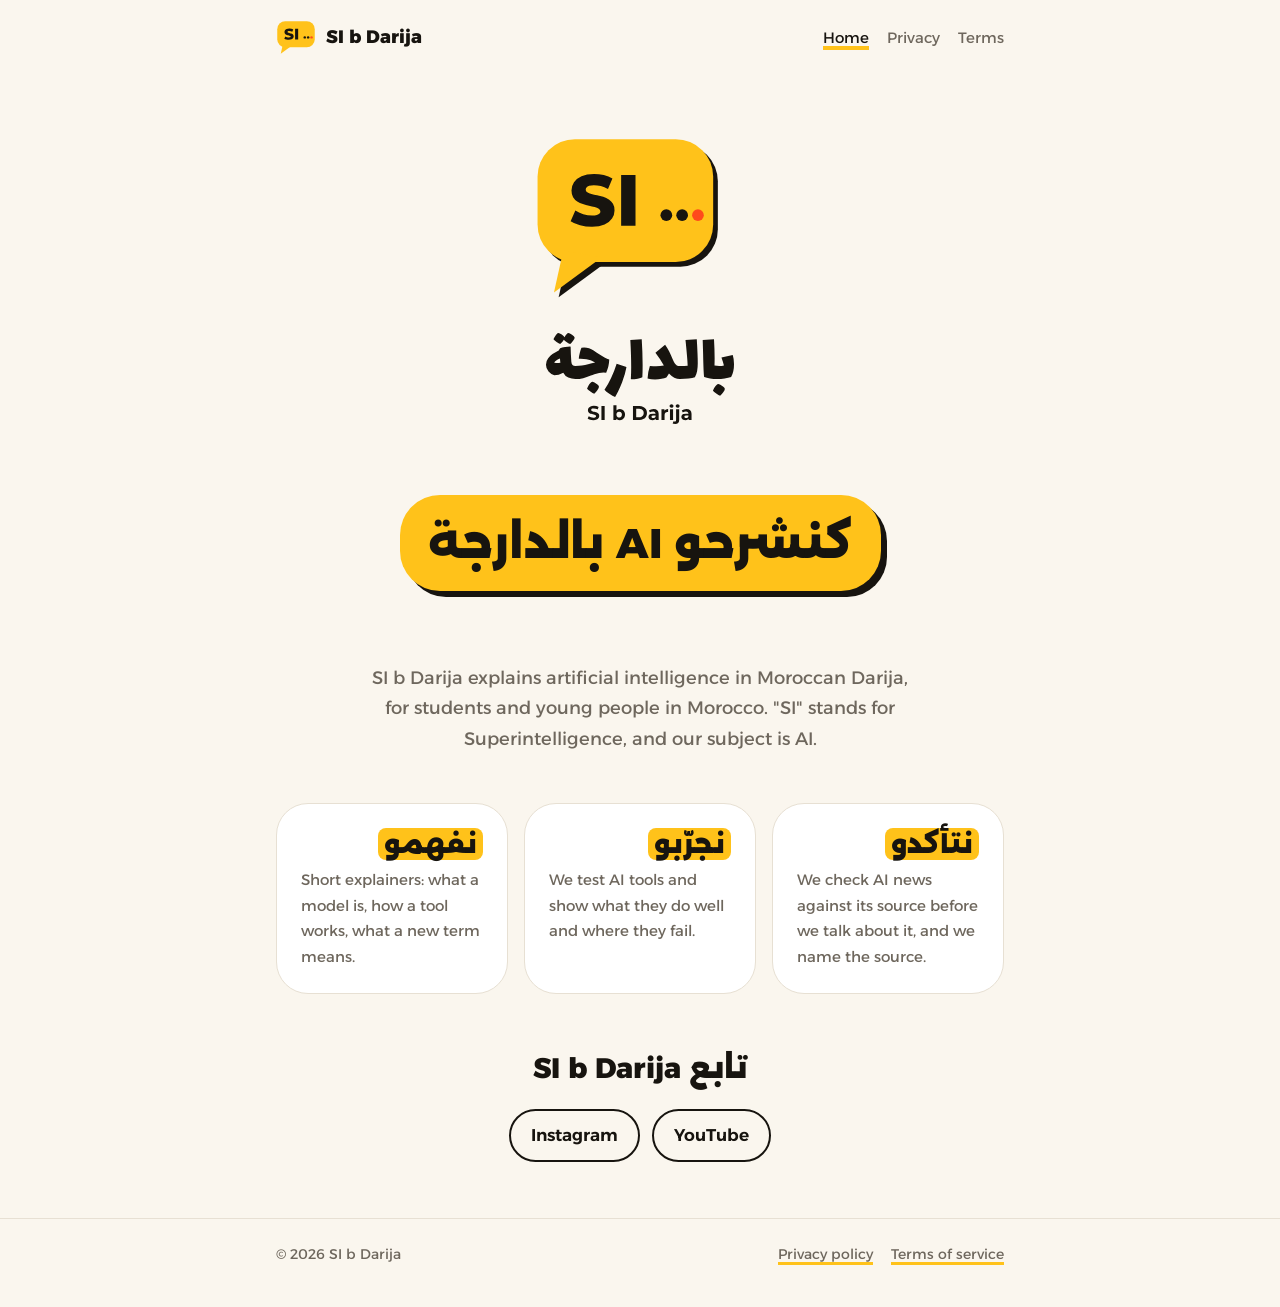
<file: index.html>
<!doctype html>
<html lang="en">
<head>
  <meta charset="utf-8">
  <meta name="viewport" content="width=device-width, initial-scale=1">
  <title>SI b Darija</title>
  <meta name="description" content="SI b Darija explains AI in Moroccan Darija, in short videos on Instagram, YouTube Shorts and TikTok.">
  <link rel="icon" href="assets/si-b-darija-avatar.png">
  <link rel="stylesheet" href="assets/fonts.css">
  <link rel="stylesheet" href="assets/site.css">
</head>
<body>
  <header class="top">
    <div class="wrap">
      <a class="brand" href="./"><img src="assets/si-b-darija-mark-simple.svg" alt=""><span class="wordmark">SI b Darija</span></a>
      <nav class="links">
        <a href="./" aria-current="page">Home</a>
        <a href="privacy.html">Privacy</a>
        <a href="terms.html">Terms</a>
      </nav>
    </div>
  </header>

  <main class="wrap">
    <section class="hero">
      <img class="logo" src="assets/si-b-darija-logo-light.svg" alt="SI b Darija logo">
      <div><p class="bubble" dir="rtl" lang="ary">كنشرحو <bdi dir="ltr">AI</bdi> بالدارجة</p></div>
      <p class="lead">SI b Darija explains artificial intelligence in Moroccan Darija, for students and young people in Morocco. "SI" stands for Superintelligence, and our subject is AI.</p>
    </section>

    <section class="cards" aria-label="What we post">
      <div class="card">
        <h2 dir="rtl" lang="ary"><span>نفهمو</span></h2>
        <p>Short explainers: what a model is, how a tool works, what a new term means.</p>
      </div>
      <div class="card">
        <h2 dir="rtl" lang="ary"><span>نجرّبو</span></h2>
        <p>We test AI tools and show what they do well and where they fail.</p>
      </div>
      <div class="card">
        <h2 dir="rtl" lang="ary"><span>نتأكدو</span></h2>
        <p>We check AI news against its source before we talk about it, and we name the source.</p>
      </div>
    </section>

    <section class="follow">
      <h2 dir="rtl" lang="ary">تابع <bdi dir="ltr" style="font-family:var(--font-latin);font-weight:800;font-size:.94em">SI b Darija</bdi></h2>
      <ul>
        <li><a href="https://www.instagram.com/si.in.darija/">Instagram</a></li>
        <li><a href="https://www.youtube.com/channel/UCXrwu5FtuxTCzTcb5u28Mhg">YouTube</a></li>
      </ul>
    </section>
  </main>

  <footer class="bottom">
    <div class="wrap">
      <span>© 2026 SI b Darija</span>
      <nav><a href="privacy.html">Privacy policy</a><a href="terms.html">Terms of service</a></nav>
    </div>
  </footer>
</body>
</html>
</file>
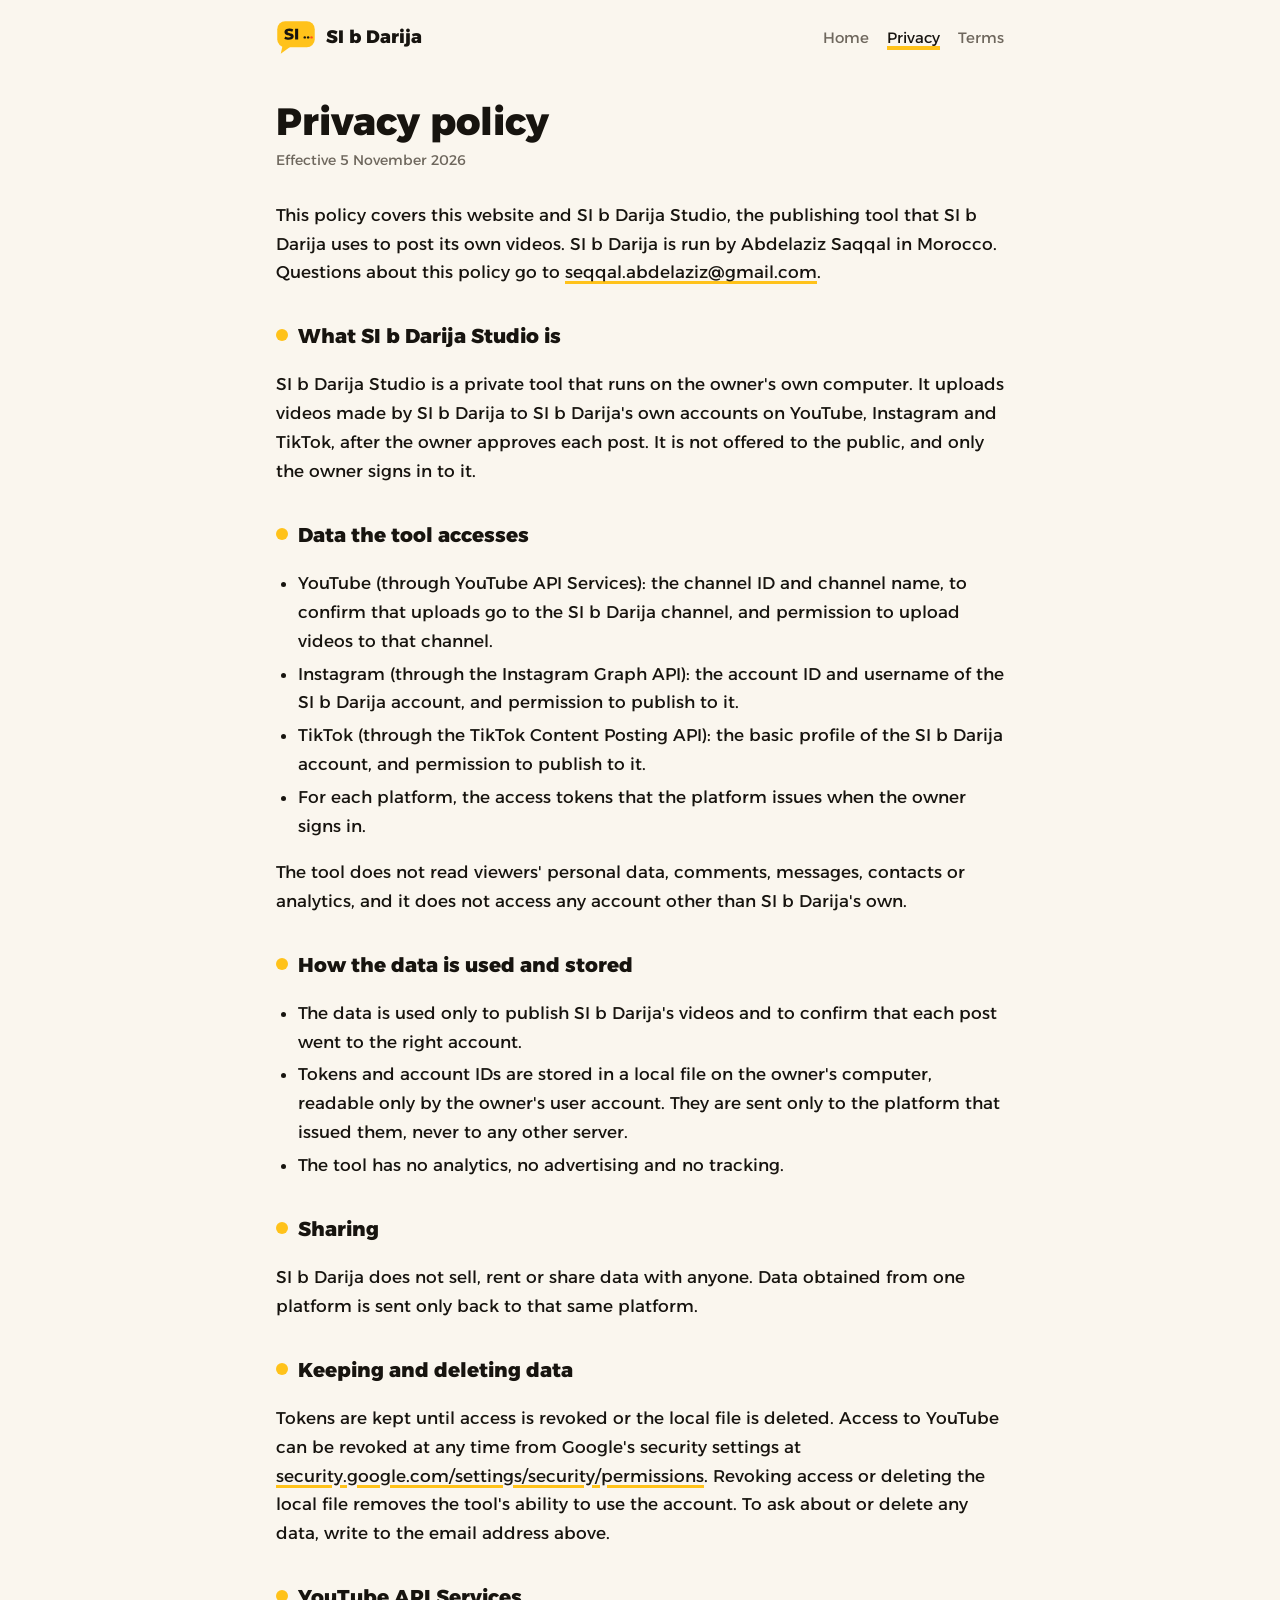
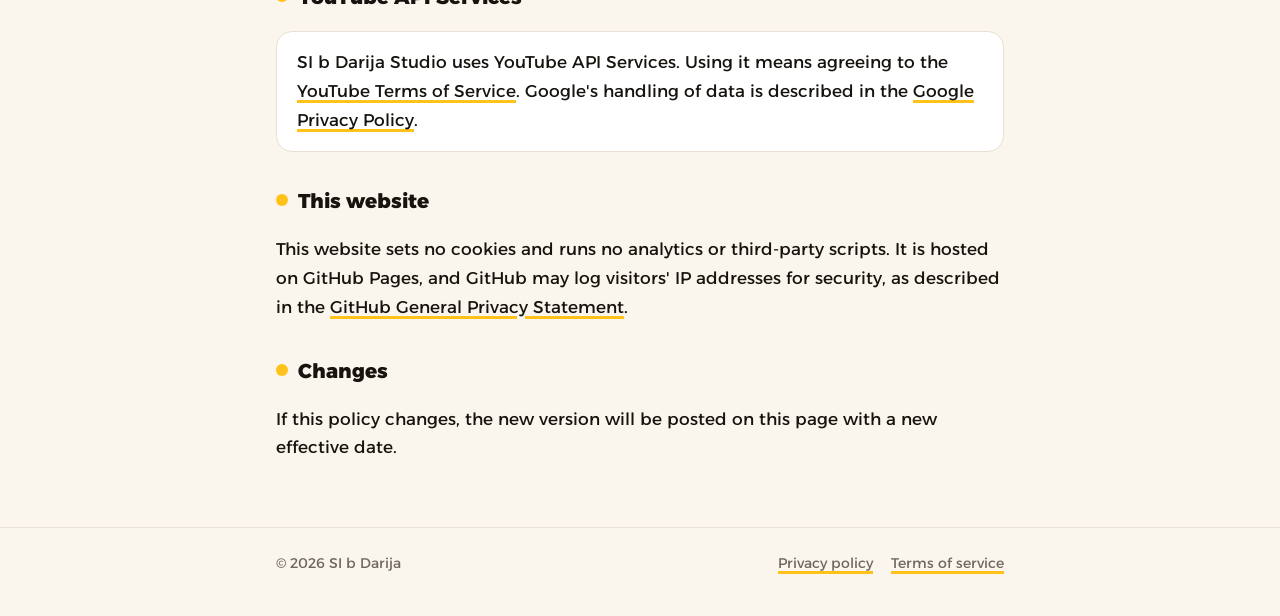
<file: privacy.html>
<!doctype html>
<html lang="en">
<head>
  <meta charset="utf-8">
  <meta name="viewport" content="width=device-width, initial-scale=1">
  <title>Privacy policy · SI b Darija</title>
  <meta name="description" content="How SI b Darija and the SI b Darija Studio publishing tool handle data.">
  <link rel="icon" href="assets/si-b-darija-avatar.png">
  <link rel="stylesheet" href="assets/fonts.css">
  <link rel="stylesheet" href="assets/site.css">
</head>
<body>
  <header class="top">
    <div class="wrap">
      <a class="brand" href="./"><img src="assets/si-b-darija-mark-simple.svg" alt=""><span class="wordmark">SI b Darija</span></a>
      <nav class="links">
        <a href="./">Home</a>
        <a href="privacy.html" aria-current="page">Privacy</a>
        <a href="terms.html">Terms</a>
      </nav>
    </div>
  </header>

  <main class="wrap">
    <article class="doc">
      <h1>Privacy policy</h1>
      <p class="meta">Effective 5 November 2026</p>

      <p>This policy covers this website and SI b Darija Studio, the publishing tool that SI b Darija uses to post its own videos. SI b Darija is run by Abdelaziz Saqqal in Morocco. Questions about this policy go to <a href="mailto:seqqal.abdelaziz@gmail.com">seqqal.abdelaziz@gmail.com</a>.</p>

      <h2>What SI b Darija Studio is</h2>
      <p>SI b Darija Studio is a private tool that runs on the owner's own computer. It uploads videos made by SI b Darija to SI b Darija's own accounts on YouTube, Instagram and TikTok, after the owner approves each post. It is not offered to the public, and only the owner signs in to it.</p>

      <h2>Data the tool accesses</h2>
      <ul>
        <li>YouTube (through YouTube API Services): the channel ID and channel name, to confirm that uploads go to the SI b Darija channel, and permission to upload videos to that channel.</li>
        <li>Instagram (through the Instagram Graph API): the account ID and username of the SI b Darija account, and permission to publish to it.</li>
        <li>TikTok (through the TikTok Content Posting API): the basic profile of the SI b Darija account, and permission to publish to it.</li>
        <li>For each platform, the access tokens that the platform issues when the owner signs in.</li>
      </ul>
      <p>The tool does not read viewers' personal data, comments, messages, contacts or analytics, and it does not access any account other than SI b Darija's own.</p>

      <h2>How the data is used and stored</h2>
      <ul>
        <li>The data is used only to publish SI b Darija's videos and to confirm that each post went to the right account.</li>
        <li>Tokens and account IDs are stored in a local file on the owner's computer, readable only by the owner's user account. They are sent only to the platform that issued them, never to any other server.</li>
        <li>The tool has no analytics, no advertising and no tracking.</li>
      </ul>

      <h2>Sharing</h2>
      <p>SI b Darija does not sell, rent or share data with anyone. Data obtained from one platform is sent only back to that same platform.</p>

      <h2>Keeping and deleting data</h2>
      <p>Tokens are kept until access is revoked or the local file is deleted. Access to YouTube can be revoked at any time from Google's security settings at <a href="https://security.google.com/settings/security/permissions">security.google.com/settings/security/permissions</a>. Revoking access or deleting the local file removes the tool's ability to use the account. To ask about or delete any data, write to the email address above.</p>

      <h2>YouTube API Services</h2>
      <p class="note">SI b Darija Studio uses YouTube API Services. Using it means agreeing to the <a href="https://www.youtube.com/t/terms">YouTube Terms of Service</a>. Google's handling of data is described in the <a href="https://policies.google.com/privacy">Google Privacy Policy</a>.</p>

      <h2>This website</h2>
      <p>This website sets no cookies and runs no analytics or third-party scripts. It is hosted on GitHub Pages, and GitHub may log visitors' IP addresses for security, as described in the <a href="https://docs.github.com/en/site-policy/privacy-policies/github-general-privacy-statement">GitHub General Privacy Statement</a>.</p>

      <h2>Changes</h2>
      <p>If this policy changes, the new version will be posted on this page with a new effective date.</p>
    </article>
  </main>

  <footer class="bottom">
    <div class="wrap">
      <span>© 2026 SI b Darija</span>
      <nav><a href="privacy.html">Privacy policy</a><a href="terms.html">Terms of service</a></nav>
    </div>
  </footer>
</body>
</html>
</file>
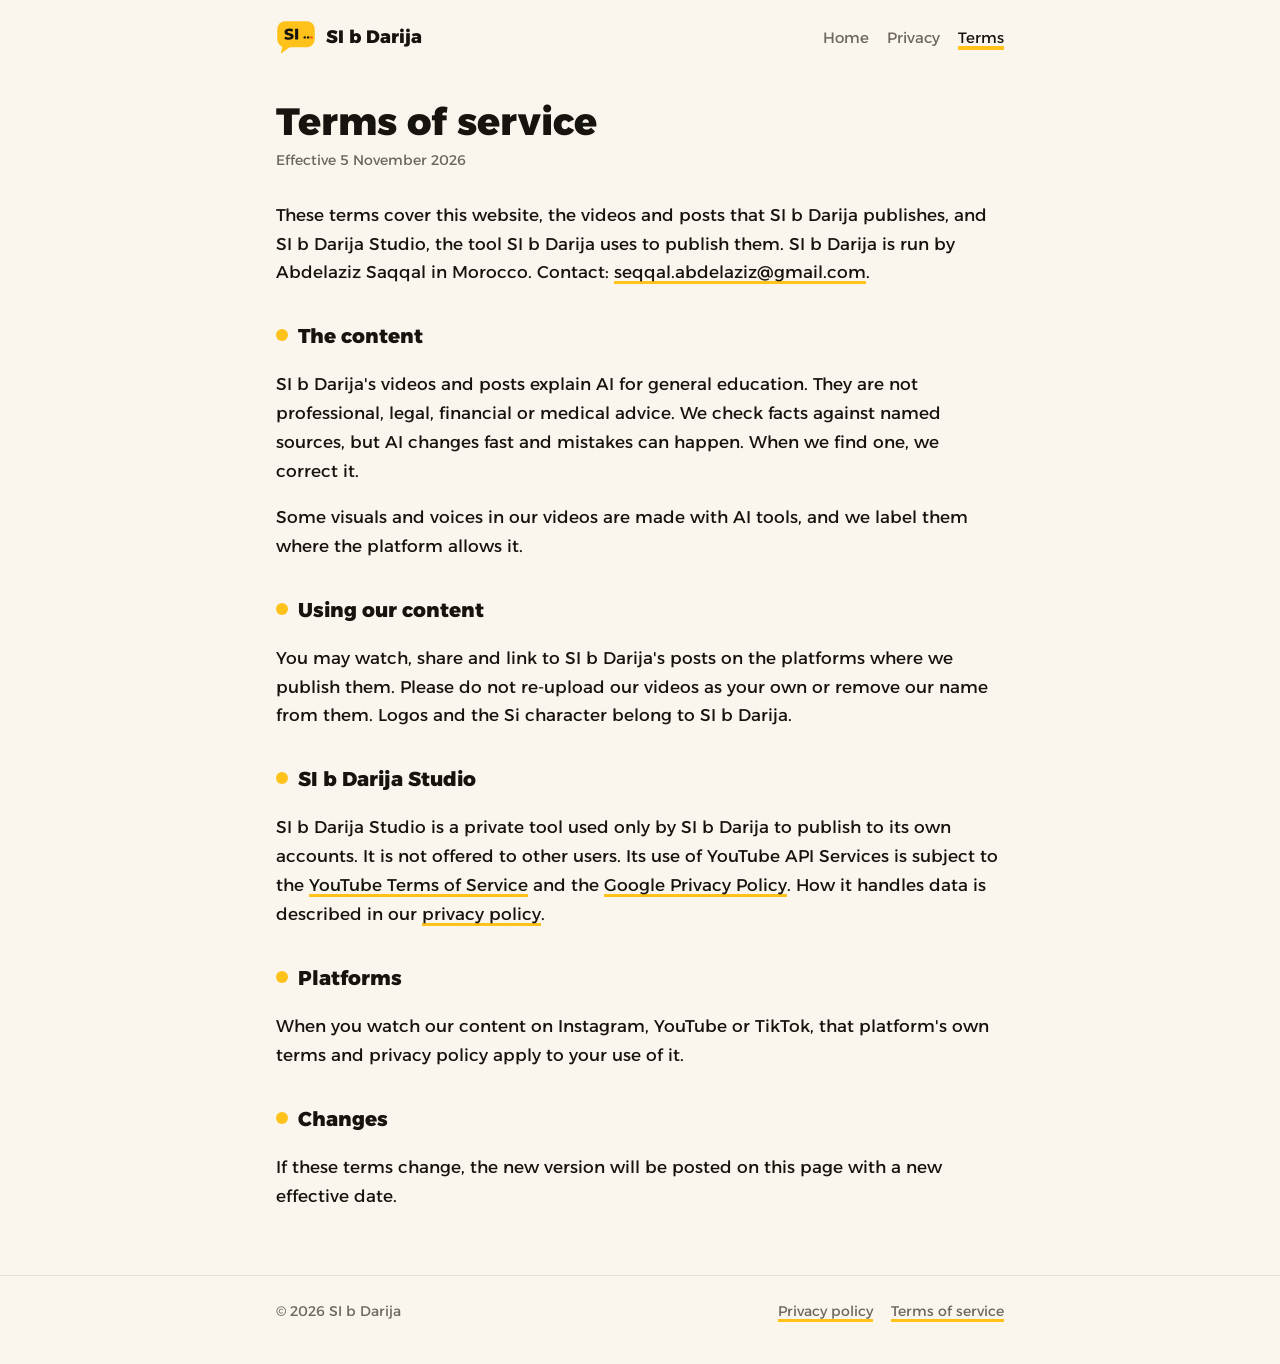
<file: terms.html>
<!doctype html>
<html lang="en">
<head>
  <meta charset="utf-8">
  <meta name="viewport" content="width=device-width, initial-scale=1">
  <title>Terms of service · SI b Darija</title>
  <meta name="description" content="Terms for the SI b Darija website and content.">
  <link rel="icon" href="assets/si-b-darija-avatar.png">
  <link rel="stylesheet" href="assets/fonts.css">
  <link rel="stylesheet" href="assets/site.css">
</head>
<body>
  <header class="top">
    <div class="wrap">
      <a class="brand" href="./"><img src="assets/si-b-darija-mark-simple.svg" alt=""><span class="wordmark">SI b Darija</span></a>
      <nav class="links">
        <a href="./">Home</a>
        <a href="privacy.html">Privacy</a>
        <a href="terms.html" aria-current="page">Terms</a>
      </nav>
    </div>
  </header>

  <main class="wrap">
    <article class="doc">
      <h1>Terms of service</h1>
      <p class="meta">Effective 5 November 2026</p>

      <p>These terms cover this website, the videos and posts that SI b Darija publishes, and SI b Darija Studio, the tool SI b Darija uses to publish them. SI b Darija is run by Abdelaziz Saqqal in Morocco. Contact: <a href="mailto:seqqal.abdelaziz@gmail.com">seqqal.abdelaziz@gmail.com</a>.</p>

      <h2>The content</h2>
      <p>SI b Darija's videos and posts explain AI for general education. They are not professional, legal, financial or medical advice. We check facts against named sources, but AI changes fast and mistakes can happen. When we find one, we correct it.</p>
      <p>Some visuals and voices in our videos are made with AI tools, and we label them where the platform allows it.</p>

      <h2>Using our content</h2>
      <p>You may watch, share and link to SI b Darija's posts on the platforms where we publish them. Please do not re-upload our videos as your own or remove our name from them. Logos and the Si character belong to SI b Darija.</p>

      <h2>SI b Darija Studio</h2>
      <p>SI b Darija Studio is a private tool used only by SI b Darija to publish to its own accounts. It is not offered to other users. Its use of YouTube API Services is subject to the <a href="https://www.youtube.com/t/terms">YouTube Terms of Service</a> and the <a href="https://policies.google.com/privacy">Google Privacy Policy</a>. How it handles data is described in our <a href="privacy.html">privacy policy</a>.</p>

      <h2>Platforms</h2>
      <p>When you watch our content on Instagram, YouTube or TikTok, that platform's own terms and privacy policy apply to your use of it.</p>

      <h2>Changes</h2>
      <p>If these terms change, the new version will be posted on this page with a new effective date.</p>
    </article>
  </main>

  <footer class="bottom">
    <div class="wrap">
      <span>© 2026 SI b Darija</span>
      <nav><a href="privacy.html">Privacy policy</a><a href="terms.html">Terms of service</a></nav>
    </div>
  </footer>
</body>
</html>
</file>
<file: assets/fonts.css>
/* SI b Darija — bundled fonts (SIL Open Font License, see fonts/LICENSE-*.txt). Paths are relative to brand/. */
/* Alexandria (Mohamed Gaber), one family for Arabic and Latin. 900 = display lines, 800 = captions and Latin, 600/400 = text. */
@font-face { font-family: 'Alexandria'; font-style: normal; font-weight: 400; font-display: block; src: url('fonts/alexandria-arabic-400-normal.woff2') format('woff2'); unicode-range: U+0600-06FF,U+0750-077F,U+0870-088E,U+0890-0891,U+0897-08E1,U+08E3-08FF,U+200C-200E,U+2010-2011,U+204F,U+2E41,U+FB50-FDFF,U+FE70-FE74,U+FE76-FEFC,U+102E0-102FB,U+10E60-10E7E,U+10EC2-10EC4,U+10EFC-10EFF,U+1EE00-1EE03,U+1EE05-1EE1F,U+1EE21-1EE22,U+1EE24,U+1EE27,U+1EE29-1EE32,U+1EE34-1EE37,U+1EE39,U+1EE3B,U+1EE42,U+1EE47,U+1EE49,U+1EE4B,U+1EE4D-1EE4F,U+1EE51-1EE52,U+1EE54,U+1EE57,U+1EE59,U+1EE5B,U+1EE5D,U+1EE5F,U+1EE61-1EE62,U+1EE64,U+1EE67-1EE6A,U+1EE6C-1EE72,U+1EE74-1EE77,U+1EE79-1EE7C,U+1EE7E,U+1EE80-1EE89,U+1EE8B-1EE9B,U+1EEA1-1EEA3,U+1EEA5-1EEA9,U+1EEAB-1EEBB,U+1EEF0-1EEF1; }
@font-face { font-family: 'Alexandria'; font-style: normal; font-weight: 400; font-display: block; src: url('fonts/alexandria-latin-400-normal.woff2') format('woff2'); unicode-range: U+0000-00FF,U+0131,U+0152-0153,U+02BB-02BC,U+02C6,U+02DA,U+02DC,U+0304,U+0308,U+0329,U+2000-206F,U+20AC,U+2122,U+2191,U+2193,U+2212,U+2215,U+FEFF,U+FFFD; }
@font-face { font-family: 'Alexandria'; font-style: normal; font-weight: 600; font-display: block; src: url('fonts/alexandria-arabic-600-normal.woff2') format('woff2'); unicode-range: U+0600-06FF,U+0750-077F,U+0870-088E,U+0890-0891,U+0897-08E1,U+08E3-08FF,U+200C-200E,U+2010-2011,U+204F,U+2E41,U+FB50-FDFF,U+FE70-FE74,U+FE76-FEFC,U+102E0-102FB,U+10E60-10E7E,U+10EC2-10EC4,U+10EFC-10EFF,U+1EE00-1EE03,U+1EE05-1EE1F,U+1EE21-1EE22,U+1EE24,U+1EE27,U+1EE29-1EE32,U+1EE34-1EE37,U+1EE39,U+1EE3B,U+1EE42,U+1EE47,U+1EE49,U+1EE4B,U+1EE4D-1EE4F,U+1EE51-1EE52,U+1EE54,U+1EE57,U+1EE59,U+1EE5B,U+1EE5D,U+1EE5F,U+1EE61-1EE62,U+1EE64,U+1EE67-1EE6A,U+1EE6C-1EE72,U+1EE74-1EE77,U+1EE79-1EE7C,U+1EE7E,U+1EE80-1EE89,U+1EE8B-1EE9B,U+1EEA1-1EEA3,U+1EEA5-1EEA9,U+1EEAB-1EEBB,U+1EEF0-1EEF1; }
@font-face { font-family: 'Alexandria'; font-style: normal; font-weight: 600; font-display: block; src: url('fonts/alexandria-latin-600-normal.woff2') format('woff2'); unicode-range: U+0000-00FF,U+0131,U+0152-0153,U+02BB-02BC,U+02C6,U+02DA,U+02DC,U+0304,U+0308,U+0329,U+2000-206F,U+20AC,U+2122,U+2191,U+2193,U+2212,U+2215,U+FEFF,U+FFFD; }
@font-face { font-family: 'Alexandria'; font-style: normal; font-weight: 800; font-display: block; src: url('fonts/alexandria-arabic-800-normal.woff2') format('woff2'); unicode-range: U+0600-06FF,U+0750-077F,U+0870-088E,U+0890-0891,U+0897-08E1,U+08E3-08FF,U+200C-200E,U+2010-2011,U+204F,U+2E41,U+FB50-FDFF,U+FE70-FE74,U+FE76-FEFC,U+102E0-102FB,U+10E60-10E7E,U+10EC2-10EC4,U+10EFC-10EFF,U+1EE00-1EE03,U+1EE05-1EE1F,U+1EE21-1EE22,U+1EE24,U+1EE27,U+1EE29-1EE32,U+1EE34-1EE37,U+1EE39,U+1EE3B,U+1EE42,U+1EE47,U+1EE49,U+1EE4B,U+1EE4D-1EE4F,U+1EE51-1EE52,U+1EE54,U+1EE57,U+1EE59,U+1EE5B,U+1EE5D,U+1EE5F,U+1EE61-1EE62,U+1EE64,U+1EE67-1EE6A,U+1EE6C-1EE72,U+1EE74-1EE77,U+1EE79-1EE7C,U+1EE7E,U+1EE80-1EE89,U+1EE8B-1EE9B,U+1EEA1-1EEA3,U+1EEA5-1EEA9,U+1EEAB-1EEBB,U+1EEF0-1EEF1; }
@font-face { font-family: 'Alexandria'; font-style: normal; font-weight: 800; font-display: block; src: url('fonts/alexandria-latin-800-normal.woff2') format('woff2'); unicode-range: U+0000-00FF,U+0131,U+0152-0153,U+02BB-02BC,U+02C6,U+02DA,U+02DC,U+0304,U+0308,U+0329,U+2000-206F,U+20AC,U+2122,U+2191,U+2193,U+2212,U+2215,U+FEFF,U+FFFD; }
@font-face { font-family: 'Alexandria'; font-style: normal; font-weight: 900; font-display: block; src: url('fonts/alexandria-arabic-900-normal.woff2') format('woff2'); unicode-range: U+0600-06FF,U+0750-077F,U+0870-088E,U+0890-0891,U+0897-08E1,U+08E3-08FF,U+200C-200E,U+2010-2011,U+204F,U+2E41,U+FB50-FDFF,U+FE70-FE74,U+FE76-FEFC,U+102E0-102FB,U+10E60-10E7E,U+10EC2-10EC4,U+10EFC-10EFF,U+1EE00-1EE03,U+1EE05-1EE1F,U+1EE21-1EE22,U+1EE24,U+1EE27,U+1EE29-1EE32,U+1EE34-1EE37,U+1EE39,U+1EE3B,U+1EE42,U+1EE47,U+1EE49,U+1EE4B,U+1EE4D-1EE4F,U+1EE51-1EE52,U+1EE54,U+1EE57,U+1EE59,U+1EE5B,U+1EE5D,U+1EE5F,U+1EE61-1EE62,U+1EE64,U+1EE67-1EE6A,U+1EE6C-1EE72,U+1EE74-1EE77,U+1EE79-1EE7C,U+1EE7E,U+1EE80-1EE89,U+1EE8B-1EE9B,U+1EEA1-1EEA3,U+1EEA5-1EEA9,U+1EEAB-1EEBB,U+1EEF0-1EEF1; }
@font-face { font-family: 'Alexandria'; font-style: normal; font-weight: 900; font-display: block; src: url('fonts/alexandria-latin-900-normal.woff2') format('woff2'); unicode-range: U+0000-00FF,U+0131,U+0152-0153,U+02BB-02BC,U+02C6,U+02DA,U+02DC,U+0304,U+0308,U+0329,U+2000-206F,U+20AC,U+2122,U+2191,U+2193,U+2212,U+2215,U+FEFF,U+FFFD; }
</file>
<file: assets/site.css>
/* SI b Darija site: design system v5 "Paper and saffron" (brand/tokens.css). The old token names are kept as aliases here. */
:root {
  --night: #FAF6EE;
  --night-raised: #FFFFFF;
  --night-line: #E7E0D3;
  --ink: #17140F;
  --ink-muted: #6E675D;
  --sun: #FFC21A;
  --on-sun: #17140F;
  --coral: #FF4A1C;
  --cyan: #17140F;
  --radius-sm: 16px;
  --radius-md: 32px;
  --radius-bubble: 40px;
  --font-display: "Alexandria", "Noto Sans Arabic", system-ui, sans-serif;
  --font-body: "Alexandria", "Noto Sans Arabic", system-ui, sans-serif;
  --font-latin: "Alexandria", system-ui, sans-serif;
  color-scheme: light;
}
* { box-sizing: border-box; }
html { background: var(--night); }
body {
  margin: 0;
  background: var(--night);
  color: var(--ink);
  font-family: var(--font-body);
  font-size: 17px;
  line-height: 1.7;
}
a { color: var(--ink); text-decoration-color: var(--sun); text-decoration-thickness: 3px; text-underline-offset: 3px; }
a:hover { background: var(--sun); }
.wrap { max-width: 760px; margin: 0 auto; padding: 0 16px; }

header.top { padding: 20px 0; }
header.top .wrap { display: flex; align-items: center; justify-content: space-between; gap: 16px; }
.brand { display: flex; align-items: center; gap: 10px; color: var(--ink); text-decoration: none; }
.brand img { width: 40px; height: auto; }
.wordmark { font-family: var(--font-latin); font-weight: 700; font-size: 18px; }
nav.links { display: flex; gap: 18px; font-size: 15px; }
nav.links a { color: var(--ink-muted); text-decoration: none; }
nav.links a:hover, nav.links a[aria-current] { color: var(--ink); box-shadow: inset 0 -4px 0 var(--sun); }

.hero { padding: 32px 0 48px; text-align: center; }
.hero .logo { width: min(240px, 60vw); height: auto; }
.bubble {
  display: inline-block;
  margin-top: 28px;
  padding: 18px 28px;
  background: var(--sun);
  color: var(--on-sun);
  border-radius: var(--radius-bubble);
  box-shadow: 6px 6px 0 var(--ink);
  font-family: var(--font-display);
  font-weight: 900;
  font-size: clamp(28px, 7vw, 44px);
  line-height: 1.35;
}
.bubble bdi { font-family: var(--font-latin); font-weight: 800; font-size: 0.94em; }
.hero p.lead { margin: 28px auto 0; max-width: 560px; color: var(--ink-muted); font-size: 18px; }

.cards { display: grid; gap: 16px; grid-template-columns: repeat(auto-fit, minmax(210px, 1fr)); margin: 0 0 48px; }
.card {
  background: var(--night-raised);
  border: 1px solid var(--night-line);
  border-radius: var(--radius-md);
  padding: 24px;
}
.card h2 { margin: 0 0 6px; font-family: var(--font-display); font-weight: 900; font-size: 26px; line-height: 1.3; color: var(--ink); }
.card h2 span { background: var(--sun); border-radius: 8px; padding: 0 6px; }
.card p { margin: 0; color: var(--ink-muted); font-size: 15px; }
.card .ar { color: var(--ink); font-size: 17px; margin-bottom: 6px; }

.follow { text-align: center; margin: 0 0 56px; }
.follow h2 { font-family: var(--font-display); font-weight: 900; font-size: 30px; margin: 0 0 16px; }
.follow ul { list-style: none; padding: 0; margin: 0; display: flex; flex-wrap: wrap; justify-content: center; gap: 12px; }
.follow a {
  display: inline-block; padding: 10px 20px; border-radius: 999px;
  border: 2px solid var(--ink); color: var(--ink); text-decoration: none; font-weight: 600;
}
.follow a:hover { background: var(--sun); }

article.doc { padding: 16px 0 48px; }
article.doc h1 { font-family: var(--font-latin); font-weight: 800; font-size: clamp(28px, 6vw, 38px); line-height: 1.2; margin: 8px 0 4px; }
article.doc .meta { color: var(--ink-muted); font-size: 14px; margin: 0 0 28px; }
article.doc h2 { font-family: var(--font-latin); font-weight: 800; font-size: 20px; margin: 32px 0 8px; color: var(--ink); }
article.doc h2::before { content: ""; display: inline-block; width: 12px; height: 12px; border-radius: 50%; background: var(--sun); margin-right: 10px; vertical-align: 2px; }
article.doc p, article.doc li { color: var(--ink); }
article.doc ul { padding-inline-start: 22px; }
article.doc li { margin: 4px 0; }
.note {
  background: var(--night-raised); border: 1px solid var(--night-line); border-radius: var(--radius-sm);
  padding: 16px 20px; color: var(--ink-muted);
}

footer.bottom { border-top: 1px solid var(--night-line); padding: 24px 0 40px; color: var(--ink-muted); font-size: 14px; }
footer.bottom .wrap { display: flex; flex-wrap: wrap; justify-content: space-between; gap: 12px; }
footer.bottom a { color: var(--ink-muted); }
footer.bottom a:hover { color: var(--ink); }
footer.bottom nav { display: flex; gap: 18px; }

@media (max-width: 420px) {
  nav.links { gap: 12px; font-size: 14px; }
  .wordmark { display: none; }
}
</file>
